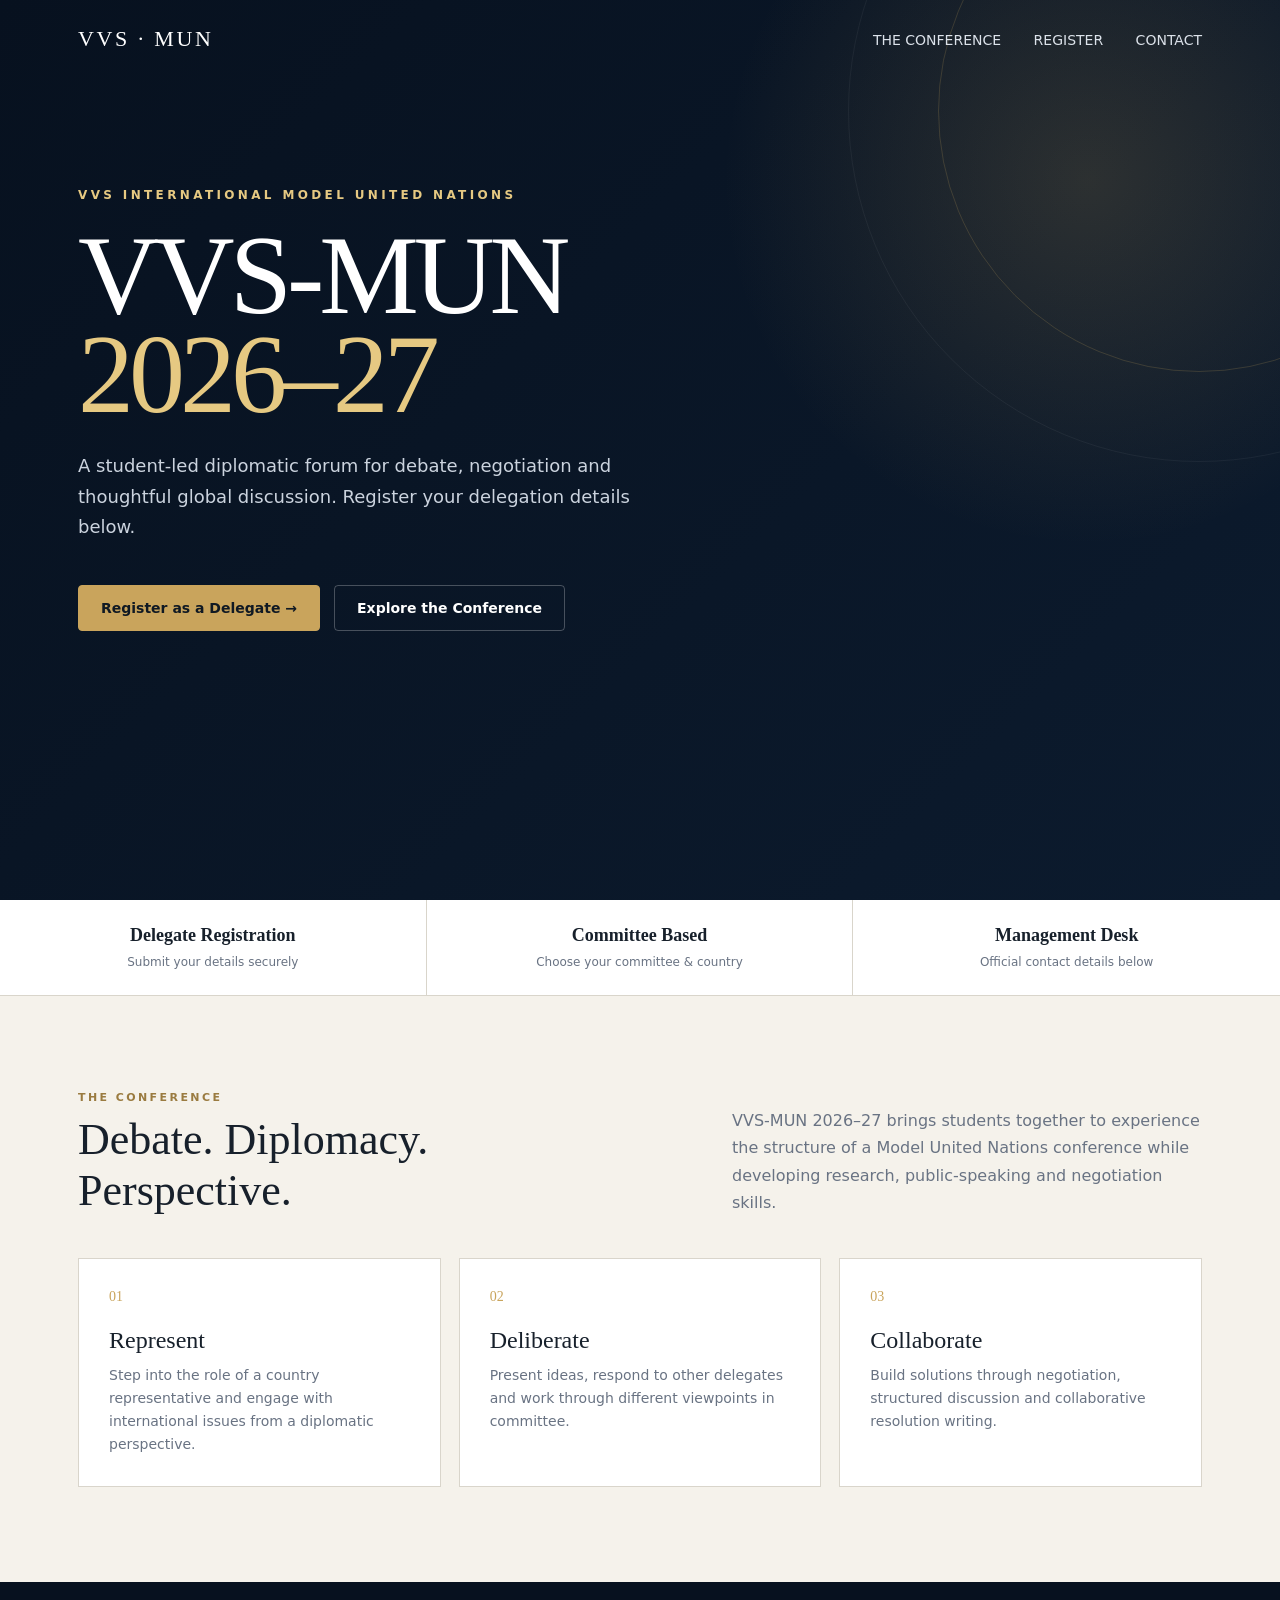
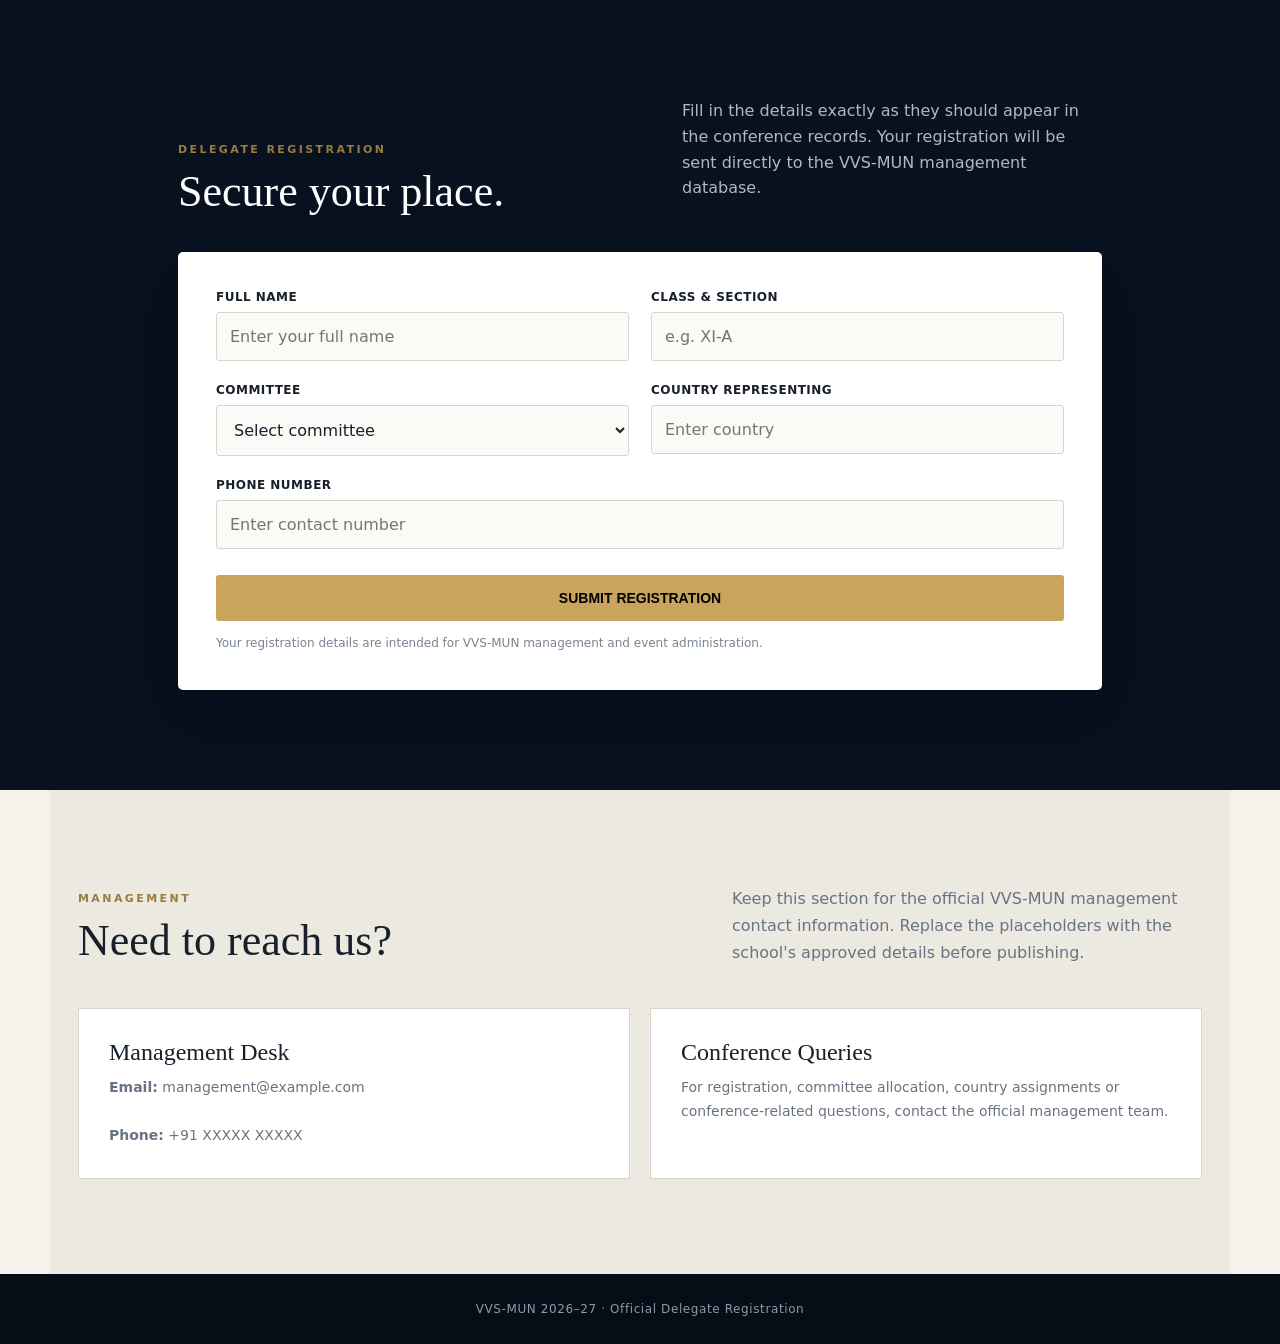
<file: templates/vvs_mun_2026_27_registration.html>
<!DOCTYPE html>
<html lang="en">

<head>

<meta charset="UTF-8">

<meta
  name="viewport"
  content="width=device-width, initial-scale=1.0"
>

<title>VVS-MUN 2026–27 | Registration</title>


<style>

:root{
  --navy:#07111f;
  --navy2:#0c1b2e;
  --gold:#c9a45c;
  --gold2:#e6c982;
  --paper:#f5f2eb;
  --ink:#17202b;
  --muted:#697383;
  --line:#d9d5cb;
}

*{
  box-sizing:border-box
}

html{
  scroll-behavior:smooth
}

body{
  margin:0;
  background:var(--paper);
  color:var(--ink);
  font-family:Inter,ui-sans-serif,system-ui,-apple-system,BlinkMacSystemFont,"Segoe UI",sans-serif
}

a{
  text-decoration:none;
  color:inherit
}


/* ================= HERO ================= */

.hero{
  min-height:100vh;

  background:
    radial-gradient(
      circle at 85% 20%,
      rgba(201,164,92,.18),
      transparent 28%
    ),
    linear-gradient(
      135deg,
      var(--navy),
      var(--navy2)
    );

  color:#fff;
  position:relative;
  overflow:hidden
}

.hero:before{
  content:"";
  position:absolute;

  width:520px;
  height:520px;

  border:1px solid rgba(201,164,92,.2);

  border-radius:50%;

  right:-180px;
  top:-150px
}

.hero:after{
  content:"";
  position:absolute;

  width:700px;
  height:700px;

  border:1px solid rgba(255,255,255,.05);

  border-radius:50%;

  right:-270px;
  top:-240px
}


/* ================= NAV ================= */

.nav{
  height:78px;

  display:flex;
  align-items:center;
  justify-content:space-between;

  max-width:1180px;
  margin:auto;

  padding:0 28px;

  position:relative;
  z-index:2
}

.brand{
  font-family:Georgia,serif;
  font-size:22px;
  letter-spacing:.12em
}

.nav a{
  font-size:14px;
  color:#dce2ea;
  margin-left:28px
}

.nav a:hover{
  color:var(--gold2)
}


/* ================= HERO CONTENT ================= */

.hero-content{
  max-width:1180px;
  margin:auto;

  padding:110px 28px 100px;

  position:relative;
  z-index:1
}

.kicker{
  color:var(--gold2);

  letter-spacing:.28em;

  font-size:12px;
  font-weight:700;

  text-transform:uppercase
}

h1{
  font-family:Georgia,"Times New Roman",serif;

  font-size:clamp(58px,9vw,112px);

  line-height:.88;

  margin:24px 0 28px;

  font-weight:500;

  letter-spacing:-.045em
}

.subtitle{
  font-size:18px;
  line-height:1.7;

  color:#cbd3de;

  max-width:610px
}

.hero-actions{
  margin-top:42px;

  display:flex;
  gap:14px;
  flex-wrap:wrap
}

.btn{
  display:inline-flex;

  align-items:center;
  justify-content:center;

  padding:14px 22px;

  border-radius:4px;

  border:1px solid rgba(255,255,255,.25);

  font-size:14px;
  font-weight:700;

  transition:.2s
}

.btn.primary{
  background:var(--gold);
  border-color:var(--gold);
  color:#101923
}

.btn.primary:hover{
  background:var(--gold2);
  transform:translateY(-2px)
}

.btn.ghost:hover{
  border-color:var(--gold);
  color:var(--gold2)
}


/* ================= INFO STRIP ================= */

.info-strip{
  background:#fff;

  border-bottom:1px solid var(--line);

  display:grid;

  grid-template-columns:repeat(3,1fr)
}

.info{
  padding:25px 28px;

  text-align:center;

  border-right:1px solid var(--line)
}

.info:last-child{
  border:0
}

.info strong{
  display:block;

  font-family:Georgia,serif;

  font-size:18px;

  margin-bottom:5px
}

.info span{
  font-size:12px;

  color:var(--muted)
}


/* ================= SECTION ================= */

.section{
  max-width:1180px;

  margin:auto;

  padding:95px 28px
}

.section-head{
  display:flex;

  justify-content:space-between;

  gap:40px;

  align-items:end;

  margin-bottom:42px
}

.eyebrow{
  font-size:11px;

  letter-spacing:.22em;

  text-transform:uppercase;

  color:#9a7b40;

  font-weight:800
}

h2{
  font-family:Georgia,serif;

  font-size:44px;

  font-weight:500;

  margin:10px 0 0
}

.section-head p{
  max-width:470px;

  color:var(--muted);

  line-height:1.7;

  margin:0
}


/* ================= CARDS ================= */

.cards{
  display:grid;

  grid-template-columns:repeat(3,1fr);

  gap:18px
}

.card{
  background:#fff;

  border:1px solid var(--line);

  padding:30px;

  min-height:190px;

  position:relative;

  transition:.25s
}

.card:hover{
  transform:translateY(-4px);

  box-shadow:0 15px 35px rgba(15,25,35,.07)
}

.card-number{
  font-family:Georgia,serif;

  color:var(--gold);

  font-size:14px
}

.card h3{
  font-family:Georgia,serif;

  font-size:24px;

  font-weight:500;

  margin:22px 0 10px
}

.card p{
  color:var(--muted);

  font-size:14px;

  line-height:1.65;

  margin:0
}


/* ================= REGISTER ================= */

.register{
  background:var(--navy);

  color:#fff;

  padding:100px 0
}

.form-wrap{
  max-width:980px;

  margin:auto;

  padding:0 28px
}

.form-intro{
  display:flex;

  justify-content:space-between;

  gap:50px;

  align-items:end;

  margin-bottom:35px
}

.form-intro p{
  max-width:420px;

  color:#aeb9c8;

  line-height:1.6
}

.form{
  background:#fff;

  color:var(--ink);

  padding:38px;

  border-radius:5px;

  box-shadow:0 25px 70px rgba(0,0,0,.22)
}

.grid{
  display:grid;

  grid-template-columns:1fr 1fr;

  gap:22px
}

.field{
  display:flex;

  flex-direction:column;

  gap:8px
}

.field.full{
  grid-column:1/-1
}

label{
  font-size:12px;

  font-weight:800;

  letter-spacing:.04em;

  text-transform:uppercase
}

input,
select{
  width:100%;

  padding:14px 13px;

  border:1px solid var(--line);

  background:#fbfaf7;

  border-radius:3px;

  font:inherit;

  color:var(--ink);

  outline:none
}

input:focus,
select:focus{
  border-color:var(--gold);

  box-shadow:
    0 0 0 3px rgba(201,164,92,.13)
}

.submit{
  margin-top:26px;

  width:100%;

  padding:15px;

  background:var(--gold);

  border:0;

  border-radius:3px;

  font-weight:800;

  cursor:pointer;

  font-size:14px
}

.submit:hover{
  background:var(--gold2)
}

.submit:disabled{
  opacity:.65;

  cursor:not-allowed
}

.note{
  font-size:12px;

  color:#7a8490;

  margin-top:13px;

  line-height:1.5
}

.success{
  display:none;

  margin-top:18px;

  padding:14px;

  background:#eef7f0;

  border:1px solid #b9d9c0;

  color:#285c34;

  font-size:14px
}

.error{
  display:none;

  margin-top:18px;

  padding:14px;

  background:#fff1f1;

  border:1px solid #e0b7b7;

  color:#8a2525;

  font-size:14px
}


/* ================= CONTACT ================= */

.contact{
  background:#ece9e1
}

.contact-box{
  display:grid;

  grid-template-columns:1fr 1fr;

  gap:20px
}

.contact-card{
  background:#fff;

  padding:30px;

  border:1px solid var(--line)
}

.contact-card h3{
  font-family:Georgia,serif;

  font-size:24px;

  font-weight:500;

  margin:0 0 10px
}

.contact-card p{
  color:var(--muted);

  line-height:1.7;

  font-size:14px;

  margin:0
}


/* ================= FOOTER ================= */

footer{
  background:#050d17;

  color:#8e9aa9;

  padding:28px;

  text-align:center;

  font-size:12px;

  letter-spacing:.05em
}


/* ================= MOBILE ================= */

@media(max-width:750px){

  .nav{
    padding:0 18px
  }

  .nav a{
    margin-left:12px;
    font-size:12px
  }

  .nav a:nth-child(1){
    display:none
  }

  .hero-content{
    padding:90px 22px
  }

  .info-strip{
    grid-template-columns:1fr
  }

  .info{
    border-right:0;

    border-bottom:1px solid var(--line)
  }

  .section{
    padding:70px 22px
  }

  .section-head,
  .form-intro{
    display:block
  }

  .section-head p,
  .form-intro p{
    margin-top:18px
  }

  .cards,
  .grid,
  .contact-box{
    grid-template-columns:1fr
  }

  .field.full{
    grid-column:auto
  }

  .form{
    padding:25px
  }

}

</style>

</head>


<body>


<!-- ============================================================
     HERO
============================================================ -->

<section class="hero" id="home">

  <nav class="nav">

    <div class="brand">
      VVS · MUN
    </div>

    <div>

      <a href="#about">
        THE CONFERENCE
      </a>

      <a href="#register">
        REGISTER
      </a>

      <a href="#contact">
        CONTACT
      </a>

    </div>

  </nav>


  <div class="hero-content">

    <div class="kicker">
      VVS International Model United Nations
    </div>

    <h1>
      VVS-MUN<br>
      <span style="color:var(--gold2)">
        2026–27
      </span>
    </h1>

    <p class="subtitle">
      A student-led diplomatic forum for debate,
      negotiation and thoughtful global discussion.
      Register your delegation details below.
    </p>


    <div class="hero-actions">

      <a
        class="btn primary"
        href="#register"
      >
        Register as a Delegate →
      </a>

      <a
        class="btn ghost"
        href="#about"
      >
        Explore the Conference
      </a>

    </div>

  </div>

</section>



<!-- ============================================================
     INFO
============================================================ -->

<div class="info-strip">

  <div class="info">

    <strong>
      Delegate Registration
    </strong>

    <span>
      Submit your details securely
    </span>

  </div>


  <div class="info">

    <strong>
      Committee Based
    </strong>

    <span>
      Choose your committee & country
    </span>

  </div>


  <div class="info">

    <strong>
      Management Desk
    </strong>

    <span>
      Official contact details below
    </span>

  </div>

</div>



<!-- ============================================================
     ABOUT
============================================================ -->

<section
  class="section"
  id="about"
>

  <div class="section-head">

    <div>

      <div class="eyebrow">
        The Conference
      </div>

      <h2>
        Debate. Diplomacy.<br>
        Perspective.
      </h2>

    </div>


    <p>
      VVS-MUN 2026–27 brings students together
      to experience the structure of a Model United
      Nations conference while developing research,
      public-speaking and negotiation skills.
    </p>

  </div>


  <div class="cards">

    <article class="card">

      <div class="card-number">
        01
      </div>

      <h3>
        Represent
      </h3>

      <p>
        Step into the role of a country representative
        and engage with international issues from a
        diplomatic perspective.
      </p>

    </article>


    <article class="card">

      <div class="card-number">
        02
      </div>

      <h3>
        Deliberate
      </h3>

      <p>
        Present ideas, respond to other delegates
        and work through different viewpoints in
        committee.
      </p>

    </article>


    <article class="card">

      <div class="card-number">
        03
      </div>

      <h3>
        Collaborate
      </h3>

      <p>
        Build solutions through negotiation,
        structured discussion and collaborative
        resolution writing.
      </p>

    </article>

  </div>

</section>



<!-- ============================================================
     REGISTRATION
============================================================ -->

<section
  class="register"
  id="register"
>

  <div class="form-wrap">


    <div class="form-intro">

      <div>

        <div class="eyebrow">
          Delegate Registration
        </div>

        <h2>
          Secure your place.
        </h2>

      </div>


      <p>
        Fill in the details exactly as they should
        appear in the conference records.
        Your registration will be sent directly
        to the VVS-MUN management database.
      </p>

    </div>



    <form
      class="form"
      id="registrationForm"
    >

      <div class="grid">


        <!-- NAME -->

        <div class="field">

          <label for="name">
            Full Name
          </label>

          <input
            id="name"
            name="name"
            required
            placeholder="Enter your full name"
          >

        </div>



        <!-- CLASS -->

        <div class="field">

          <label for="classsec">
            Class & Section
          </label>

          <input
            id="classsec"
            name="classsec"
            required
            placeholder="e.g. XI-A"
          >

        </div>



        <!-- COMMITTEE -->

        <div class="field">

          <label for="committee">
            Committee
          </label>

          <select
            id="committee"
            name="committee"
            required
          >

            <option value="">
              Select committee
            </option>

            <option>
              UN General Assembly (UNGA)
            </option>

            <option>
              United Nations Security Council (UNSC)
            </option>

            <option>
              UN Human Rights Council (UNHRC)
            </option>

            <option>
              Other / To be assigned
            </option>

          </select>

        </div>



        <!-- COUNTRY -->

        <div class="field">

          <label for="country">
            Country Representing
          </label>

          <input
            id="country"
            name="country"
            required
            placeholder="Enter country"
          >

        </div>



        <!-- PHONE -->

        <div class="field full">

          <label for="phone">
            Phone Number
          </label>

          <input
            id="phone"
            name="phone"
            type="tel"
            required
            placeholder="Enter contact number"
          >

        </div>


      </div>



      <button
        class="submit"
        type="submit"
        id="submitButton"
      >
        SUBMIT REGISTRATION
      </button>


      <div class="note">

        Your registration details are intended
        for VVS-MUN management and event
        administration.

      </div>



      <div
        class="success"
        id="success"
      >
        Registration submitted successfully.
        Your details have been recorded.
      </div>



      <div
        class="error"
        id="error"
      >
        Something went wrong while submitting
        your registration. Please try again.
      </div>


    </form>

  </div>

</section>



<!-- ============================================================
     CONTACT
============================================================ -->

<section
  class="section contact"
  id="contact"
>

  <div class="section-head">

    <div>

      <div class="eyebrow">
        Management
      </div>

      <h2>
        Need to reach us?
      </h2>

    </div>


    <p>
      Keep this section for the official VVS-MUN
      management contact information.
      Replace the placeholders with the school's
      approved details before publishing.
    </p>

  </div>


  <div class="contact-box">


    <div class="contact-card">

      <h3>
        Management Desk
      </h3>

      <p>

        <strong>Email:</strong>
        management@example.com

        <br><br>

        <strong>Phone:</strong>
        +91 XXXXX XXXXX

      </p>

    </div>


    <div class="contact-card">

      <h3>
        Conference Queries
      </h3>

      <p>
        For registration, committee allocation,
        country assignments or conference-related
        questions, contact the official management team.
      </p>

    </div>


  </div>

</section>



<footer>

  VVS-MUN 2026–27 · Official Delegate Registration

</footer>



<script>

/*
============================================================
VVS-MUN REGISTRATION
============================================================

IMPORTANT:

Change this URL to your Render backend URL.

Example:

https://vvs-mun-backend.onrender.com/register

============================================================
*/

const BACKEND_URL =
  "https://YOUR-BACKEND-NAME.onrender.com/register";


const form =
  document.getElementById("registrationForm");

const success =
  document.getElementById("success");

const error =
  document.getElementById("error");

const submitButton =
  document.getElementById("submitButton");



/* ============================================================
   FORM SUBMISSION
============================================================ */

form.addEventListener(
  "submit",
  async function(event){

    event.preventDefault();


    /*
      Hide previous messages
    */

    success.style.display = "none";
    error.style.display = "none";


    /*
      Prevent multiple clicks
    */

    submitButton.disabled = true;

    submitButton.textContent =
      "SUBMITTING...";


    /*
      Collect form information
    */

    const formData =
      new FormData(form);


    const data = {

      name:
        formData.get("name").trim(),

      classsec:
        formData.get("classsec").trim(),

      committee:
        formData.get("committee").trim(),

      country:
        formData.get("country").trim(),

      phone:
        formData.get("phone").trim()

    };


    try{

      /*
        Send registration
        to Flask backend
      */

      const response =
        await fetch(
          BACKEND_URL,
          {
            method:"POST",

            headers:{
              "Content-Type":
                "application/json"
            },

            body:
              JSON.stringify(data)
          }
        );


      /*
        Convert backend response
        into JSON
      */

      const result =
        await response.json();


      /*
        Check success
      */

      if(
        response.ok &&
        result.success
      ){

        form.reset();

        success.style.display =
          "block";

        error.style.display =
          "none";

        success.textContent =
          "Registration submitted successfully. Your details have been recorded.";

      }

      else{

        throw new Error(
          result.message ||
          "Registration failed."
        );

      }

    }

    catch(err){

      console.error(
        "Registration error:",
        err
      );

      error.style.display =
        "block";

      error.textContent =
        "Unable to submit registration. Please try again.";

    }


    /*
      Restore button
    */

    submitButton.disabled =
      false;

    submitButton.textContent =
      "SUBMIT REGISTRATION";


    /*
      Hide messages after 6 seconds
    */

    setTimeout(
      () => {

        success.style.display =
          "none";

        error.style.display =
          "none";

      },
      6000
    );

  }
);

</script>


</body>

</html>
</file>
